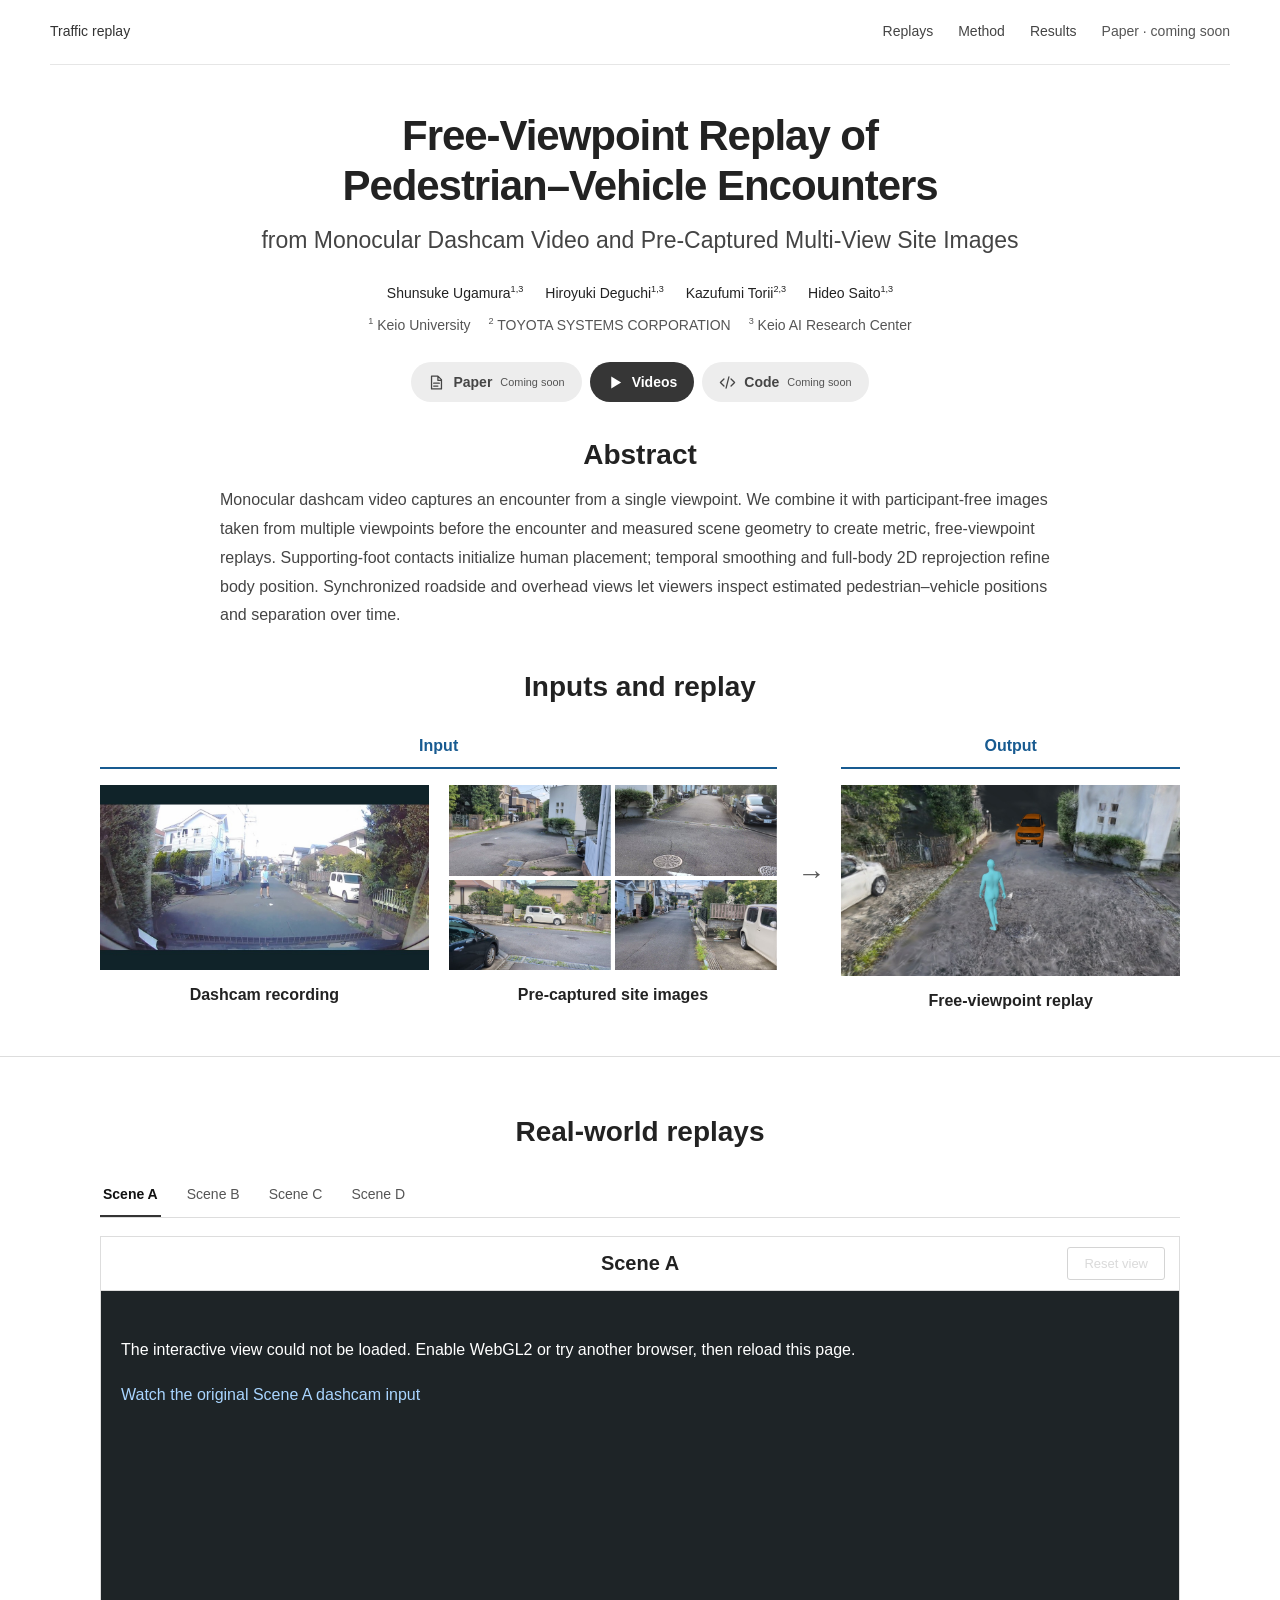
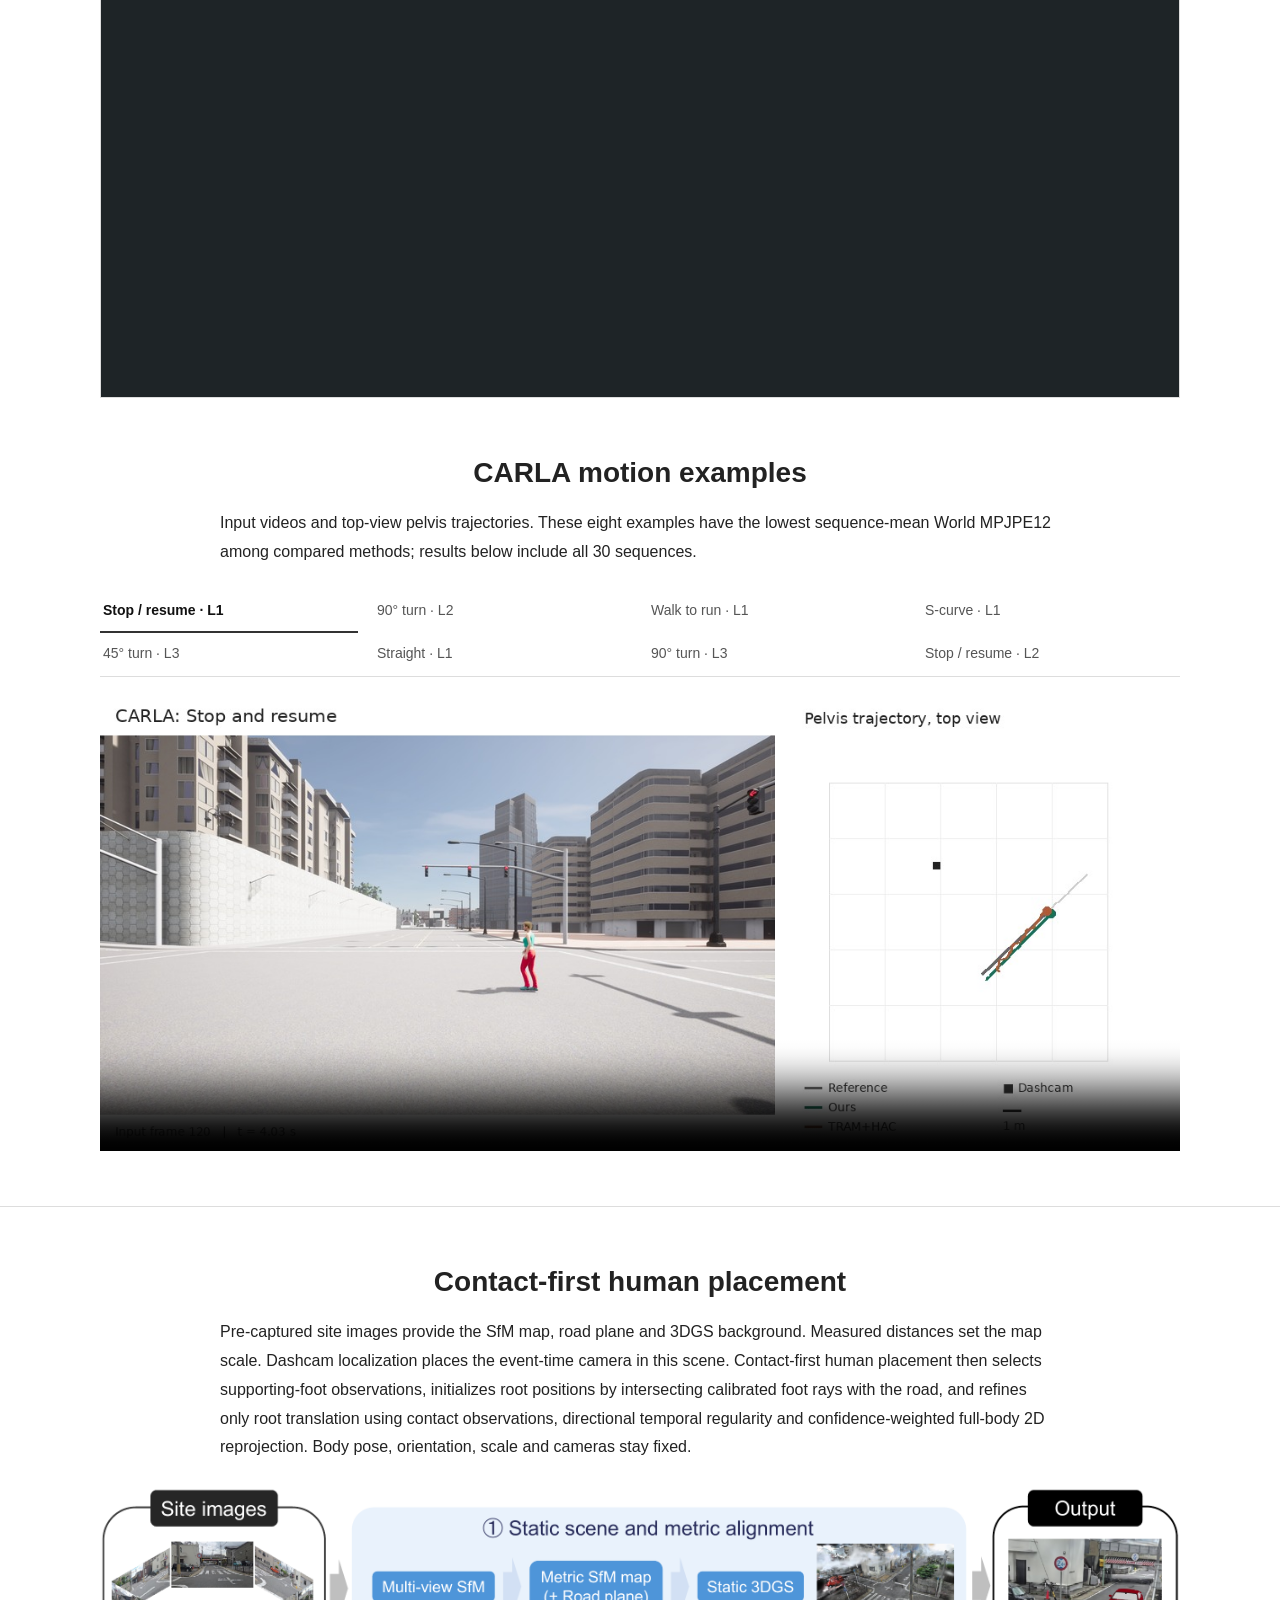
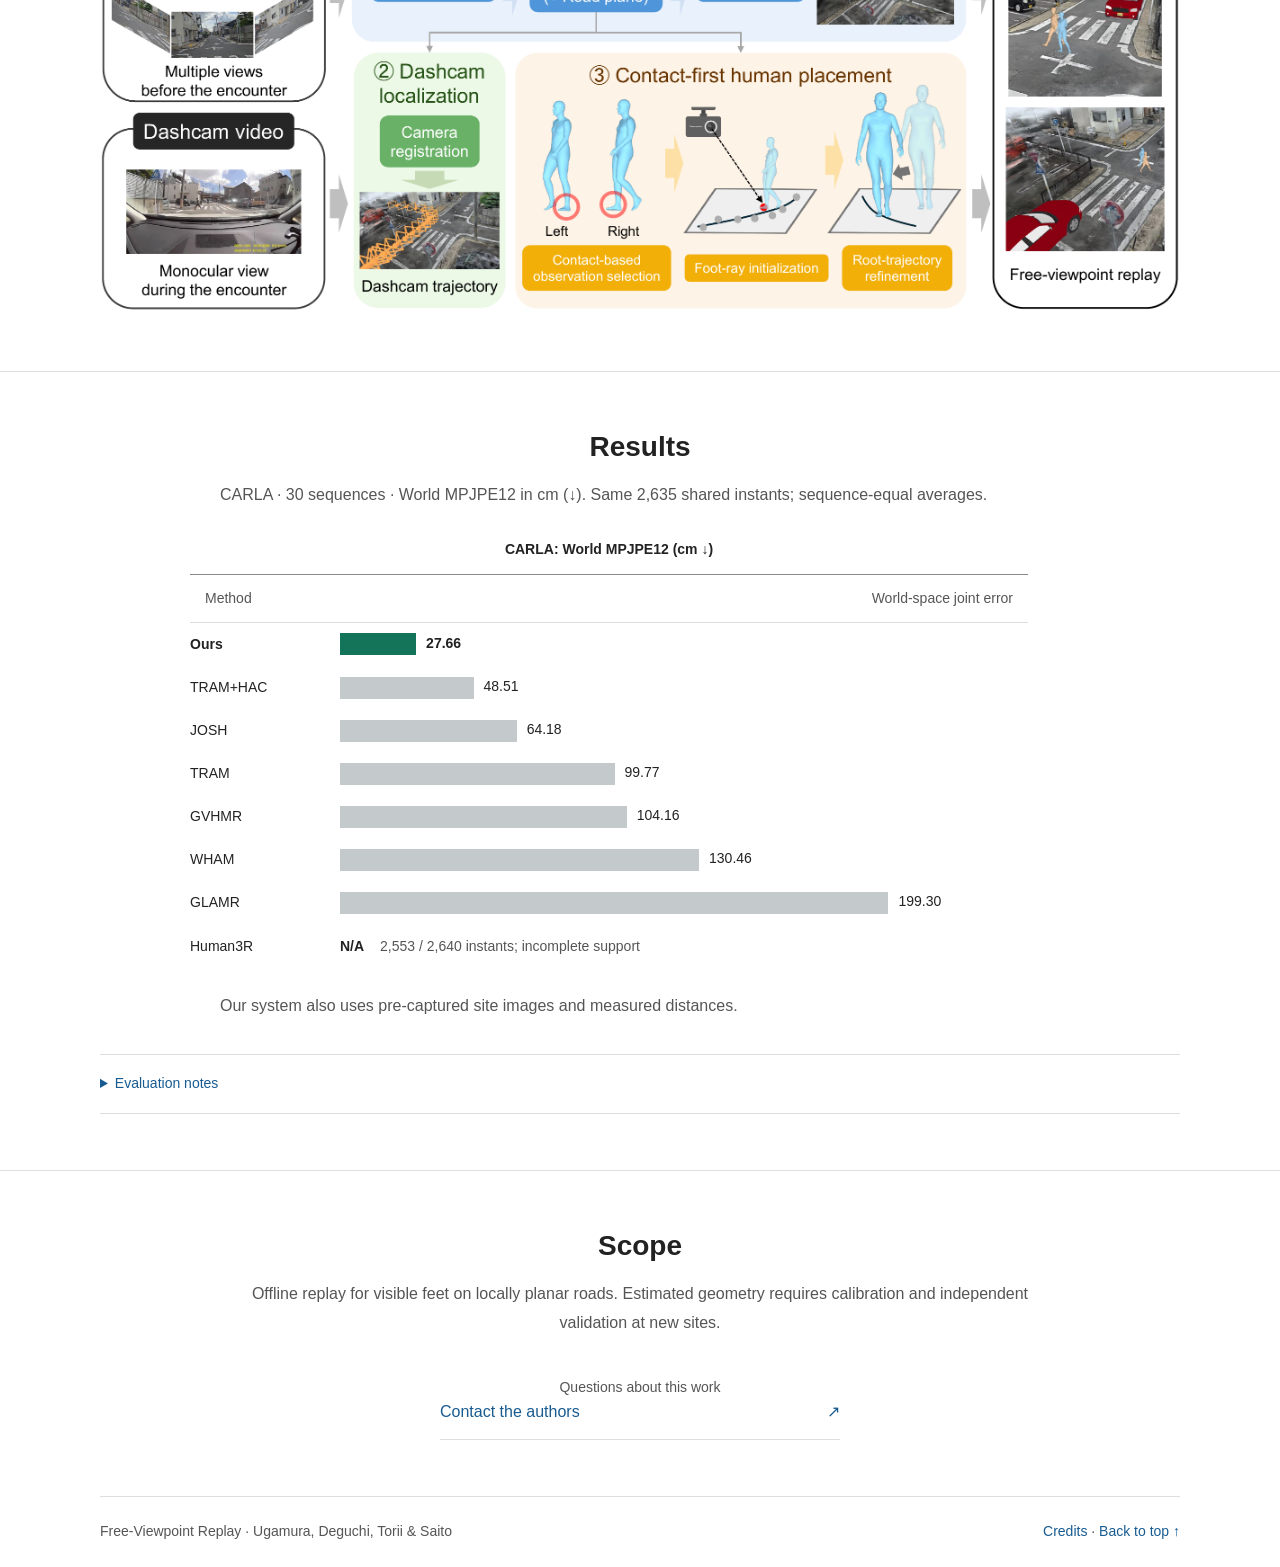
<file: docs/index.html>
<!doctype html>
<html lang="en">
<head>
  <meta charset="utf-8">
  <meta name="viewport" content="width=device-width, initial-scale=1">
  <meta name="description" content="Free-viewpoint replay of pedestrian–vehicle encounters using monocular dashcam video and multi-view site images captured before the encounter.">
  <meta name="theme-color" content="#087b82">
  <meta property="og:title" content="Free-Viewpoint Replay of Pedestrian–Vehicle Encounters from Monocular Dashcam Video and Pre-Captured Multi-View Site Images">
  <meta property="og:description" content="Dashcam video + pre-captured site images. Inspect estimated human–vehicle geometry from new viewpoints.">
  <meta property="og:type" content="website">
  <meta property="og:image" content="https://ugamura.github.io/traffic-replay-page/assets/images/social-urban10.jpg">
  <meta property="og:url" content="https://ugamura.github.io/traffic-replay-page/">
  <title>Free-Viewpoint Replay of Pedestrian–Vehicle Encounters from Monocular Dashcam Video and Pre-Captured Multi-View Site Images</title>
  <link rel="icon" href="assets/images/favicon.svg" type="image/svg+xml">
  <link rel="stylesheet" href="style.css">
  <script src="main.js?v=dashcam" defer></script>
</head>
<body>
  <a class="skip-link" href="#main">Skip to content</a>
  <header class="navigation">
    <a class="wordmark" href="#main" aria-label="Traffic replay home">Traffic replay</a>
    <nav aria-label="Main navigation"><a href="#replays">Replays</a><a href="#method">Method</a><a href="#evaluation">Results</a><span class="resource-pending" aria-disabled="true">Paper · coming soon</span></nav>
  </header>

  <main id="main">
    <section class="hero wrap" aria-labelledby="paper-title">
      <h1 id="paper-title">Free-Viewpoint Replay of<br class="desktop-break"> Pedestrian–Vehicle Encounters</h1>
      <p class="subtitle">from Monocular Dashcam Video and Pre-Captured Multi-View Site Images</p>
      <p class="authors"><span>Shunsuke Ugamura<sup>1,3</sup></span><span>Hiroyuki Deguchi<sup>1,3</sup></span><span>Kazufumi Torii<sup>2,3</sup></span><span>Hideo Saito<sup>1,3</sup></span></p>
      <p class="affiliations"><span><sup>1</sup> Keio University</span><span><sup>2</sup> TOYOTA SYSTEMS CORPORATION</span><span><sup>3</sup> Keio AI Research Center</span></p>
      <div class="actions" role="group" aria-label="Project resources">
        <button class="button" type="button" disabled>
          <svg aria-hidden="true" viewBox="0 0 24 24"><path d="M5 3h9l5 5v13H5z M14 3v6h5 M8 13h8 M8 17h6"/></svg>
          Paper <small>Coming soon</small>
        </button>
        <a class="button" href="#replays">
          <svg aria-hidden="true" viewBox="0 0 24 24"><path d="M6 3.5 20 12 6 20.5z" fill="currentColor" stroke="none"/></svg>
          Videos
        </a>
        <button class="button" type="button" disabled>
          <svg aria-hidden="true" viewBox="0 0 24 24"><path d="m7 7-5 5 5 5 M17 7l5 5-5 5 M14 4l-4 16"/></svg>
          Code <small>Coming soon</small>
        </button>
      </div>
      <section class="hero-abstract" aria-labelledby="abstract-title">
        <h2 id="abstract-title">Abstract</h2>
        <p>Monocular dashcam video captures an encounter from a single viewpoint. We combine it with participant-free images taken from multiple viewpoints before the encounter and measured scene geometry to create metric, free-viewpoint replays. Supporting-foot contacts initialize human placement; temporal smoothing and full-body 2D reprojection refine body position. Synchronized roadside and overhead views let viewers inspect estimated pedestrian–vehicle positions and separation over time.</p>
      </section>
    </section>

    <section class="section wrap" id="overview" aria-labelledby="overview-title">
      <div class="section-heading"><h2 id="overview-title">Inputs and replay</h2></div>
      <div class="input-replay-flow">
        <div class="io-inputs" role="group" aria-label="Input: dashcam recording and pre-captured site images">
          <p class="io-label">Input</p>
          <div class="input-grid">
        <figure><img src="assets/images/dashcam.jpg" alt="Dashcam frame showing a pedestrian ahead of the recording vehicle" width="960" height="540" loading="lazy"><figcaption><div><strong>Dashcam recording</strong></div></figcaption></figure>
        <figure>
          <div class="site-views" role="group" aria-label="Four photographs of the same site taken from different viewpoints before the encounter">
            <a href="assets/images/site-view-1.jpg" aria-label="Open site photograph 1"><img src="assets/images/site-view-1.jpg" alt="View along the side road toward the junction and white building" width="960" height="540" loading="lazy"></a>
            <a href="assets/images/site-view-2.jpg" aria-label="Open site photograph 2"><img src="assets/images/site-view-2.jpg" alt="View of the junction from beside the parked dark car" width="960" height="540" loading="lazy"></a>
            <a href="assets/images/site-view-3.jpg" aria-label="Open site photograph 3"><img src="assets/images/site-view-3.jpg" alt="View across the junction toward the opposite houses and parked white car" width="960" height="540" loading="lazy"></a>
            <a href="assets/images/site-view-4.jpg" aria-label="Open site photograph 4"><img src="assets/images/site-view-4.jpg" alt="View down the road from another position beside the junction" width="960" height="540" loading="lazy"></a>
          </div>
          <figcaption><div><strong>Pre-captured site images</strong></div></figcaption>
        </figure>
          </div>
        </div>
        <span class="io-arrow" aria-hidden="true">→</span>
        <div class="io-output" role="group" aria-label="Output: free-viewpoint replay">
          <p class="io-label">Output</p>
          <figure><img src="assets/images/site1-c-urban10.jpg" alt="Output replay with a cyan human mesh and an orange Urban ’10 vehicle in the reconstructed road scene" width="960" height="540" loading="lazy"><figcaption><div><strong>Free-viewpoint replay</strong></div></figcaption></figure>
        </div>
      </div>
    </section>

    <section class="replay-section" id="replays" aria-labelledby="replay-title"><div class="wrap">
      <div class="section-heading"><h2 id="replay-title">Real-world replays</h2></div>
      <div data-gallery="real">
      <div class="scene-selector" role="group" aria-label="Choose a replay scene">
        <button type="button" data-scene="site1-a" aria-pressed="true">Scene A</button>
        <button type="button" data-scene="site1-b" aria-pressed="false">Scene B</button>
        <button type="button" data-scene="site1-c" aria-pressed="false">Scene C</button>
        <button type="button" data-scene="site1-d" aria-pressed="false">Scene D</button>
      </div>
      <div class="replay-viewer">
        <iframe id="replay-viewer" src="viewer.html?scene=a&amp;embed=1" title="Interactive 3D replay · Scene A" loading="lazy" allow="fullscreen"></iframe>
      </div>
      <noscript><p>JavaScript and WebGL2 are required for the interactive replays.</p></noscript>
      </div>
      <h3 class="subsection-title">CARLA motion examples</h3>
      <p class="section-intro">Input videos and top-view pelvis trajectories. These eight examples have the lowest sequence-mean World MPJPE12 among compared methods; results below include all 30 sequences.</p>
      <div data-gallery="carla">
        <div class="scene-selector" role="group" aria-label="Choose a CARLA motion">
          <button type="button" data-scene="carla-stop-m1" aria-pressed="true">Stop / resume · L1</button>
          <button type="button" data-scene="carla-turn-m2" aria-pressed="false">90° turn · L2</button>
          <button type="button" data-scene="carla-run-m1" aria-pressed="false">Walk to run · L1</button>
          <button type="button" data-scene="carla-scurve" aria-pressed="false">S-curve · L1</button>
          <button type="button" data-scene="carla-gentle-m3" aria-pressed="false">45° turn · L3</button>
          <button type="button" data-scene="carla-straight-m1" aria-pressed="false">Straight · L1</button>
          <button type="button" data-scene="carla-turn-m3" aria-pressed="false">90° turn · L3</button>
          <button type="button" data-scene="carla-stop" aria-pressed="false">Stop / resume · L2</button>
        </div>
        <figure class="gallery-player">
          <video id="carla-video" controls playsinline autoplay muted loop preload="metadata" width="1280" height="540" poster="assets/images/carla-stop-m1-reprojection.jpg?v=dashcam" aria-label="CARLA Stop and resume: input and top-view pelvis trajectories">
            <source src="assets/videos/carla-stop-m1-reprojection.mp4?v=dashcam" type="video/mp4">
            Your browser does not support embedded video.
          </video>

        </figure>
        <p class="video-error" role="status" hidden>Video playback is unavailable. Please try another browser.</p>

      </div>
    </div></section>

    <section class="section wrap" id="method" aria-labelledby="method-title">
      <div class="section-heading"><h2 id="method-title">Contact-first human placement</h2></div>
      <p class="section-intro">Pre-captured site images provide the SfM map, road plane and 3DGS background. Measured distances set the map scale. Dashcam localization places the event-time camera in this scene. Contact-first human placement then selects supporting-foot observations, initializes root positions by intersecting calibrated foot rays with the road, and refines only root translation using contact observations, directional temporal regularity and confidence-weighted full-body 2D reprojection. Body pose, orientation, scale and cameras stay fixed.</p>
      <figure class="method-figure"><a href="assets/images/pipeline16.pdf" target="_blank" rel="noopener" aria-label="Open the original pipeline figure PDF used in the paper"><img src="assets/images/pipeline16.png" alt="Pipeline from the paper: scene reconstruction from pre-captured site images and dashcam localization lead to contact-first human placement, illustrated as supporting-foot observation selection, foot-ray initialization and root-trajectory refinement; outputs show free-viewpoint replays" width="2400" height="951" loading="lazy"></a></figure>
    </section>

    <section class="results-section" id="evaluation" aria-labelledby="results-title"><div class="wrap">
      <div class="section-heading"><h2 id="results-title">Results</h2></div>
      <p class="table-note">CARLA · 30 sequences · World MPJPE12 in cm (↓). Same 2,635 shared instants; sequence-equal averages.</p>
      <div class="system-results"><table class="bar-chart"><caption>CARLA: World MPJPE12 (cm ↓)</caption><thead><tr><th scope="col">Method</th><th scope="col">World-space joint error</th></tr></thead><tbody><tr class="highlight"><th scope="row">Ours</th><td style="--bar-end:11.0646%"><span class="error-bar" style="width:11.0646%" aria-hidden="true"></span><data value="27.6615225677">27.66</data></td></tr><tr><th scope="row">TRAM+HAC</th><td style="--bar-end:19.4051%"><span class="error-bar" style="width:19.4051%" aria-hidden="true"></span><data value="48.5126809450">48.51</data></td></tr><tr><th scope="row">JOSH</th><td style="--bar-end:25.6726%"><span class="error-bar" style="width:25.6726%" aria-hidden="true"></span><data value="64.1816067947">64.18</data></td></tr><tr><th scope="row">TRAM</th><td style="--bar-end:39.9068%"><span class="error-bar" style="width:39.9068%" aria-hidden="true"></span><data value="99.7669340664">99.77</data></td></tr><tr><th scope="row">GVHMR</th><td style="--bar-end:41.6635%"><span class="error-bar" style="width:41.6635%" aria-hidden="true"></span><data value="104.1587922153">104.16</data></td></tr><tr><th scope="row">WHAM</th><td style="--bar-end:52.1852%"><span class="error-bar" style="width:52.1852%" aria-hidden="true"></span><data value="130.4628824151">130.46</data></td></tr><tr><th scope="row">GLAMR</th><td style="--bar-end:79.7188%"><span class="error-bar" style="width:79.7188%" aria-hidden="true"></span><data value="199.2971172373">199.30</data></td></tr><tr class="incomplete"><th scope="row">Human3R</th><td class="missing-result"><strong>N/A</strong> <span class="support-note">2,553 / 2,640 instants; incomplete support</span></td></tr></tbody></table></div>
      <p class="results-footnote">Our system also uses pre-captured site images and measured distances.</p>
      <details class="placement-details"><summary>Evaluation notes</summary>
        <p class="results-footnote">Inputs and body estimators differ across systems. TRAM+HAC has lower World error in 7/30 sequences; GVHMR has lower acceleration error. Human3R has incomplete support, so its full-set mean is N/A.</p>
        <p class="results-footnote">These are development results. Validation at unused sites and outside reference coverage remains open; one matched real sequence shifts by up to 4.59 m outside that coverage.</p>
      </details>
    </div></section>

    <section class="section wrap closing" aria-labelledby="scope-title">
      <div><h2 id="scope-title">Scope</h2><p>Offline replay for visible feet on locally planar roads. Estimated geometry requires calibration and independent validation at new sites.</p></div>
      <div class="resource-links"><a href="mailto:syunsuke_ugamura@keio.jp"><span>Questions about this work</span><strong>Contact the authors <span aria-hidden="true">↗</span></strong></a></div>
    </section>
  </main>
  <footer class="wrap footer"><p>Free-Viewpoint Replay · Ugamura, Deguchi, Torii & Saito</p><span><a href="credits.html">Credits</a> · <a href="#main">Back to top ↑</a></span></footer>
</body>
</html>
</file>
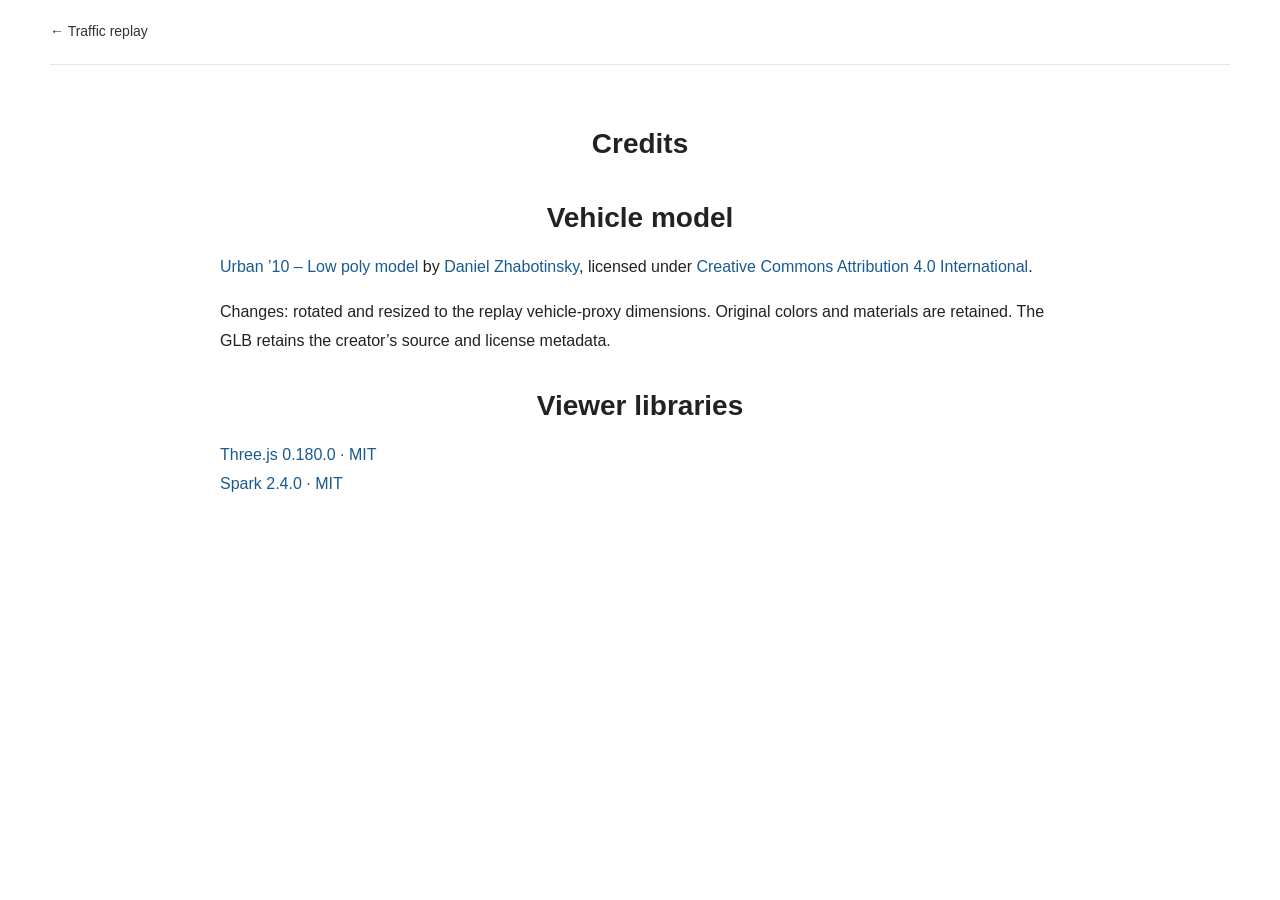
<file: docs/credits.html>
<!doctype html>
<html lang="en"><head><meta charset="utf-8"><meta name="viewport" content="width=device-width, initial-scale=1"><title>Credits · Traffic replay</title><link rel="stylesheet" href="style.css"></head>
<body><header class="navigation"><a class="wordmark" href="./">← Traffic replay</a></header>
<main class="wrap"><section class="section credits"><h1>Credits</h1>
<h2>Vehicle model</h2>
<p><a href="https://sketchfab.com/3d-models/urban-10-low-poly-model-2866efdfa943484391ef8313768e074d">Urban ’10 – Low poly model</a> by <a href="https://sketchfab.com/DanielZhabotinsky">Daniel Zhabotinsky</a>, licensed under <a href="https://creativecommons.org/licenses/by/4.0/">Creative Commons Attribution 4.0 International</a>.</p>
<p>Changes: rotated and resized to the replay vehicle-proxy dimensions. Original colors and materials are retained. The GLB retains the creator’s source and license metadata.</p>
<h2>Viewer libraries</h2><p><a href="assets/vendor/three/LICENSE">Three.js 0.180.0 · MIT</a><br><a href="assets/vendor/spark/LICENSE">Spark 2.4.0 · MIT</a></p>
</section></main></body></html>
</file>
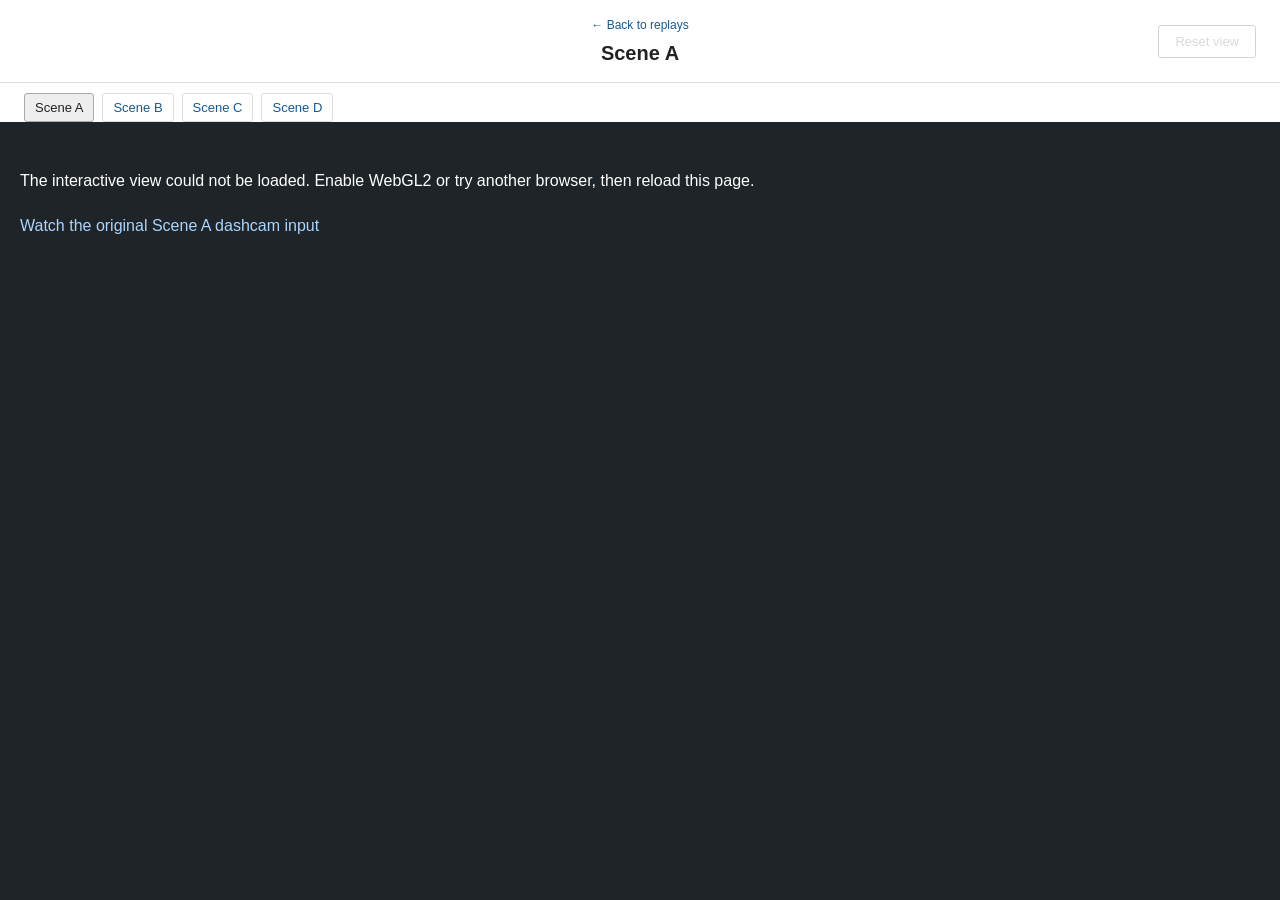
<file: docs/viewer.html>
<!doctype html>
<html lang="en">
<head>
  <meta charset="utf-8">
  <meta name="viewport" content="width=device-width, initial-scale=1">
  <meta name="robots" content="noindex">
  <title>Scene A · Interactive replay</title>
  <link rel="icon" href="assets/images/favicon.svg" type="image/svg+xml">
  <link rel="stylesheet" href="viewer.css">
  <script type="importmap">{"imports":{"three":"./assets/vendor/three/three.module.js","three/addons/":"./assets/vendor/three/addons/","@sparkjsdev/spark":"./assets/vendor/spark/spark.module.js"}}</script>
  <script type="module" src="viewer.js"></script>
</head>
<body>
  <header><div><a href="./#replays">← Back to replays</a><h1><b id="scene-name">Scene A</b> <span id="scene-mode">· animated replay</span></h1></div><button id="reset-view" type="button" disabled>Reset view</button></header>
  <nav class="scene-nav" aria-label="Replay scene"><a data-viewer-scene="a" href="?scene=a">Scene A</a><a data-viewer-scene="b" href="?scene=b">Scene B</a><a data-viewer-scene="c" href="?scene=c">Scene C</a><a data-viewer-scene="d" href="?scene=d">Scene D</a></nav>
  <main id="viewer-stage" aria-label="Interactive 3D replay" aria-busy="true">
    <figure id="dashcam-input" hidden aria-label="Dashcam input synchronized with the 3D replay">
      <figcaption>Dashcam input</figcaption>
      <video id="dashcam-video" muted playsinline loop preload="auto" aria-label="Synchronized original dashcam frames"></video>
      <p id="dashcam-unavailable" hidden>No dashcam frame at this time</p>
    </figure>
    <div id="viewer-status" role="status">Loading 3D scene…</div>
    <div id="viewer-fallback" hidden><p>The interactive view could not be loaded. Enable WebGL2 or try another browser, then reload this page.</p><p><a id="fallback-video" href="assets/interactive/dashcam/a.mp4">Watch the original Scene A dashcam input</a></p></div>
  </main>
  <div id="playback" class="playback" hidden>
    <button id="toggle-play" type="button">Pause</button>
    <input id="timeline" type="range" min="0" max="1" step="1" value="0" aria-label="Replay time">
    <output id="playback-time" for="timeline"></output>
    <small id="human-interval"></small>
  </div>
</body>
</html>
</file>
<file: docs/style.css>
:root {
  font-family: Arial, "Helvetica Neue", sans-serif;
  color: #222; background: #fff; line-height: 1.65;
  --link: #185b91; --muted: #555; --line: #ddd;
}
* { box-sizing: border-box; }
body { margin: 0; }
html { scroll-behavior: smooth; scroll-padding-top: 24px; }
a { color: var(--link); text-decoration: none; }
a:hover { text-decoration: underline; text-underline-offset: 3px; }
button { font: inherit; }
a:focus-visible, button:focus-visible, video:focus-visible, summary:focus-visible, .table-scroll:focus-visible { outline: 2px solid var(--link); outline-offset: 4px; }
img, video { display: block; max-width: 100%; height: auto; }
figure, p, h1, h2, h3 { margin: 0; }
sup { font-size: .65em; vertical-align: super; line-height: 0; }
.wrap { width: min(1080px, calc(100% - 48px)); margin-inline: auto; }
.skip-link { position: absolute; top: -70px; left: 16px; background: white; padding: 10px; z-index: 10; }
.skip-link:focus { top: 5px; }
.navigation { width: min(1180px, calc(100% - 48px)); min-height: 65px; margin: auto; display: flex; justify-content: space-between; align-items: center; gap: 18px; border-bottom: 1px solid #e6e6e6; }
.wordmark { font-size: 14px; color: #333; }
.navigation nav { display: flex; gap: 25px; font-size: 13px; }
.navigation nav a { color: #444; }
.hero { text-align: center; padding-top: 46px; }
.hero h1 { font-size: clamp(29px, 3.4vw, 44px); line-height: 1.2; font-weight: 600; letter-spacing: -.025em; }
.subtitle { margin-top: 11px; font-size: clamp(17px, 2vw, 23px); line-height: 1.5; color: #444; }
.authors { margin-top: 25px; display: flex; flex-wrap: wrap; justify-content: center; gap: 7px 22px; font-size: 15px; }
.affiliations { margin-top: 9px; display: flex; flex-wrap: wrap; justify-content: center; gap: 4px 18px; color: var(--muted); font-size: 12px; }
.actions { display: flex; flex-wrap: wrap; justify-content: center; gap: 8px; margin-top: 25px; }
.button { display: inline-flex; align-items: center; justify-content: center; gap: 8px; min-height: 40px; border: 0; border-radius: 999px; padding: 8px 17px; background: #363636; color: white; font-size: 14px; font-weight: 600; line-height: 1.4; }
.button svg { width: 17px; height: 17px; fill: none; stroke: currentColor; stroke-width: 1.8; stroke-linecap: round; stroke-linejoin: round; }
.button:disabled { background: #ededed; color: #454545; opacity: 1; }
.button small { font-size: 0.78em; font-weight: 500; color: #555; }
a.button:hover { background: #171717; color: white; text-decoration: none; }
.hero-abstract { max-width: 840px; margin: 34px auto 38px; text-align: left; }
.hero-abstract h2 { font-size: 21px; }
.hero + #overview { padding-top: 0; padding-bottom: 42px; }
.hero-abstract p { margin-top: 12px; font-size: 16px; line-height: 1.8; color: #444; }
.section { padding-top: 65px; padding-bottom: 65px; }
h2 { font-size: 29px; line-height: 1.3; font-weight: 600; }
h3 { font-size: 19px; font-weight: 600; line-height: 1.45; }
.section-intro { max-width: 900px; margin-top: 17px; font-size: 16px; line-height: 1.8; }
.input-replay-flow { display: grid; grid-template-columns: minmax(0, 2fr) 24px minmax(0, 1fr); gap: 20px; margin-top: 27px; }
.io-label { margin-bottom: 16px; padding-bottom: 8px; border-bottom: 2px solid var(--link); color: var(--link); text-align: center; font-size: var(--text-body); font-weight: 600; }
.io-arrow { align-self: center; color: var(--muted); font-size: 28px; line-height: 1; }
.input-grid { display: grid; grid-template-columns: repeat(2, minmax(0, 1fr)); gap: 20px; }
.input-grid img, .io-output img { aspect-ratio: 16 / 9; object-fit: cover; width: 100%; }
.site-views { display: grid; grid-template-columns: repeat(2, minmax(0, 1fr)); grid-template-rows: repeat(2, minmax(0, 1fr)); gap: 4px; aspect-ratio: 16 / 9; }
.site-views a { display: block; min-height: 0; }
.site-views img { width: 100%; height: 100%; object-fit: cover; }
.input-grid figcaption, .io-output figcaption { margin-top: 12px; font-size: 15px; }
.input-grid p { margin-top: 5px; color: var(--muted); font-size: 14px; }
.replay-section, .results-section { padding: 58px 0; border-top: 1px solid var(--line); border-bottom: 1px solid var(--line); }
.scene-selector { display: flex; flex-wrap: wrap; gap: 0 23px; margin-top: 23px; border-bottom: 1px solid var(--line); }
.scene-selector button { background: transparent; border: 0; border-bottom: 2px solid transparent; padding: 9px 3px; color: #555; font-size: 14px; cursor: pointer; }
.scene-selector button[aria-pressed="true"] { color: #111; border-bottom-color: #333; font-weight: 600; }
.scene-selector button:hover { color: var(--link); }
[data-gallery="carla"] .scene-selector { display: grid; grid-template-columns: repeat(4, minmax(0, 1fr)); gap: 0 16px; }
[data-gallery="carla"] .scene-selector button { text-align: left; }
.gallery-player { margin-top: 18px; }
.gallery-player video { width: 100%; aspect-ratio: 16 / 9; background: #152329; }
#carla-video { aspect-ratio: 1280 / 540; }
.gallery-player figcaption { font-size: 13px; margin-top: 11px; color: var(--muted); }
.gallery-player figcaption strong { color: #333; margin-right: 15px; }
.gallery-foot { display: flex; justify-content: space-between; gap: 25px; font-size: 12px; color: var(--muted); margin-top: 11px; }
.gallery-foot p { max-width: 810px; }
.gallery-foot a { white-space: nowrap; }
.replay-viewer { margin-top: 18px; border: 1px solid var(--line); }
.replay-viewer iframe { display: block; border: 0; width: 100%; height: min(76vw, 760px); min-height: 540px; }
.replay-note { font-size: 12px; color: var(--muted); margin-top: 10px; }
@media (max-width: 650px) { .replay-viewer iframe { height: calc(100vw + 175px); min-height: 0; } }
.subsection-title { margin-top: 51px; font-size: 23px; }
.video-error { color: #923428; margin-top: 12px; font-size: 13px; }
.method-figure { margin-top: 25px; }
.method-figure img { width: 100%; }
.method-details { display: grid; grid-template-columns: repeat(3, minmax(0, 1fr)); gap: 30px; margin-top: 26px; }
.method-details h3 { font-size: 17px; }
.method-details p { margin-top: 9px; color: var(--muted); font-size: 14px; line-height: 1.8; }
.result-title { font-size: 21px; margin-top: 27px; }
.table-note { margin-top: 15px; color: var(--muted); font-size: 13px; }
.system-results { max-width: 900px; margin-top: 28px; }
table { border-collapse: collapse; width: 100%; font-size: 14px; }
caption { text-align: left; font-size: 14px; font-weight: 600; padding: 0 0 13px; }
th, td { padding: 12px 15px; text-align: right; border-bottom: 1px solid var(--line); font-variant-numeric: tabular-nums; }
th:first-child { text-align: left; }
thead th { font-weight: 400; font-size: 12px; color: var(--muted); border-top: 1px solid #888; }
tbody th { font-weight: 400; }
.bar-chart th:first-child { width: 150px; }
.bar-chart tbody td { position: relative; height: 43px; padding: 10px 0; border-bottom: 0; }
.bar-chart tbody th { border-bottom: 0; padding: 10px 15px 10px 0; }
.bar-chart .error-bar { display: block; height: 22px; background: #c4c9cb; }
.bar-chart data { position: absolute; top: 9px; left: calc(var(--bar-end) + 10px); font-size: 13px; color: #222; }
.bar-chart tbody tr.highlight .error-bar { background: #14745a; }
.bar-chart tr.highlight th, .bar-chart tr.highlight data { font-weight: 700; }
.bar-chart td { width: auto; }
.bar-chart { width: calc(100% - 62px); margin-right: 62px; }
.results-footnote { font-size: 13px; line-height: 1.8; color: var(--muted); margin-top: 24px; max-width: 960px; }
.placement-details { margin-top: 34px; border-top: 1px solid var(--line); border-bottom: 1px solid var(--line); padding: 17px 0; }
.placement-details summary { color: var(--link); cursor: pointer; font-size: 16px; }
.results-layout { display: grid; grid-template-columns: 1fr 1.4fr; align-items: start; gap: 40px; margin-top: 25px; font-size: 14px; }
.table-scroll { overflow-x: auto; }
.table-scroll table { white-space: nowrap; }
.ours { font-weight: 600; }
.text-link { display: inline-block; margin-top: 23px; font-size: 14px; }
.closing { display: grid; grid-template-columns: 1.4fr 1fr; gap: 70px; }
.closing p { margin-top: 15px; color: var(--muted); font-size: 14px; }
.resource-links { align-self: center; }
.resource-links a { display: block; padding: 14px 0; border-bottom: 1px solid var(--line); }
.resource-links a > span { display: block; font-size: 12px; color: var(--muted); }
.resource-links strong { display: flex; justify-content: space-between; font-size: 15px; font-weight: 500; }
.footer { display: flex; justify-content: space-between; gap: 20px; padding-block: 23px; border-top: 1px solid var(--line); font-size: 12px; color: var(--muted); }
@media (max-width: 800px) {
  .desktop-break { display: none; }
  .hero h1 { font-size: 34px; }
  .input-grid { gap: 17px; }
  .results-layout { grid-template-columns: 1fr; gap: 24px; }
  .closing { gap: 35px; }
}
@media (max-width: 560px) {
  .wrap, .navigation { width: calc(100% - 32px); }
  .navigation { min-height: 58px; }
  .navigation nav { gap: 14px; font-size: 12px; }
  .wordmark { font-size: 12px; }
  .hero { padding-top: 31px; }
  .hero h1 { font-size: 29px; }
  .subtitle { font-size: 17px; }
  .authors { font-size: 12px; gap: 7px 14px; }
  .affiliations { font-size: 11px; gap: 5px 12px; }
  .hero-abstract p { font-size: 15px; }
  h2 { font-size: 26px; }
  .section { padding-block: 45px; }
  .section-intro { font-size: 15px; }
  .input-replay-flow { grid-template-columns: 1fr; gap: 24px; }
  .io-arrow { justify-self: center; transform: rotate(90deg); }
  .input-grid { grid-template-columns: 1fr; gap: 26px; }
  .replay-section, .results-section { padding-block: 43px; }
  .scene-selector { gap: 0 17px; }
  .scene-selector button { font-size: 12px; }
  [data-gallery="carla"] .scene-selector { grid-template-columns: repeat(2, minmax(0, 1fr)); }
  .gallery-foot { display: block; }
  .gallery-foot a { display: inline-block; margin-top: 8px; }
  .gallery-player figcaption span { display: block; margin-top: 3px; }
  .method-details { grid-template-columns: 1fr; gap: 23px; }
  .bar-chart th:first-child { width: 90px; }
  .bar-chart { font-size: 12px; }
  .bar-chart th, .bar-chart td { font-size: 12px; }
  .bar-chart data { font-size: 12px; }
  .closing { display: block; }
  .resource-links { margin-top: 23px; }
  .footer { display: block; }
  .footer a { display: inline-block; margin-top: 7px; }
}
@media (prefers-reduced-motion: reduce) { html { scroll-behavior: auto; } }

.bar-chart tbody td.missing-result { text-align: left; font-size: 13px; }
.support-note { margin-left: 12px; font-size: 12px; color: var(--muted); }
@media (max-width: 560px) { .support-note { display: block; margin-left: 0; white-space: normal; } }

/* Shared-input placement examples: preserve equal crops and image scales. */
.placement-comparison { margin-top: 38px; }
.placement-comparison h4 { margin: 24px 0 12px; font-size: 15px; font-weight: 500; }
.comparison-row { display: grid; grid-template-columns: repeat(3, minmax(0, 1fr)); gap: 12px; }
.comparison-row figcaption { padding: 0 0 9px; text-align: center; font-size: clamp(11px, 2.5vw, 16px); }
.comparison-row img { display: block; width: 100%; height: auto; }
@media (max-width: 600px) {
  .comparison-row { gap: 5px; }
  .comparison-row figcaption { min-height: 44px; }
}

.resource-pending { color: var(--muted); }
.resource-links > .resource-pending { padding: 14px 0; border-bottom: 1px solid var(--line); }
.resource-links > .resource-pending > span { display: block; font-size: 12px; }
@media (max-width: 560px) { .navigation nav { flex-wrap: wrap; justify-content: flex-end; gap: 4px 12px; } .actions { flex-wrap: wrap; } }

/* Shared type scale and section alignment. */
:root { --text-body: 16px; --text-small: 14px; --text-heading: 28px; --text-title: clamp(30px, 3.4vw, 42px); }
body { font-size: var(--text-body); }
.hero h1 { font-size: var(--text-title); text-align: center; }
h2, h3, .hero-abstract h2, .subsection-title, .result-title { font-size: var(--text-heading); line-height: 1.35; font-weight: 600; text-align: center; }
.hero-abstract p, .section-intro, .table-note, .results-footnote, .closing p { font-size: var(--text-body); line-height: 1.8; }
.section-intro, .table-note, .results-footnote { max-width: 840px; margin-inline: auto; }
.authors, .affiliations, .navigation nav, .wordmark, .button, .scene-selector button, .placement-details summary, .footer { font-size: var(--text-small); }
.input-grid figcaption, .io-output figcaption { font-size: var(--text-body); text-align: center; }
.system-results { margin-inline: auto; }
caption { font-size: var(--text-small); text-align: center; }
.section, .replay-section, .results-section { padding-block: 56px; }
.subsection-title { margin-top: 56px; }
.closing { display: block; text-align: center; }
.closing p { max-width: 840px; margin: 16px auto 0; }
.closing .resource-links { max-width: 400px; margin: 24px auto 0; }
@media (max-width: 560px) {
  :root { --text-body: 15px; --text-small: 13px; --text-heading: 24px; --text-title: 30px; }
  .section, .replay-section, .results-section { padding-block: 40px; }
  .subsection-title { margin-top: 40px; }
}

table, caption, .bar-chart, .bar-chart th, .bar-chart td, .bar-chart data, .bar-chart tbody td.missing-result, .support-note { font-size: var(--text-small); }
.resource-links strong { font-size: var(--text-body); }
.resource-links a > span { font-size: var(--text-small); }

.credits h1 { font-size: var(--text-heading); text-align: center; }
.credits h2 { margin-top: 32px; }
.credits p { max-width: 840px; margin: 16px auto 0; line-height: 1.8; }
</file>
<file: docs/viewer.css>
:root{font-family:Arial,"Helvetica Neue",sans-serif;color:#222;background:#fff}*{box-sizing:border-box}body{margin:0;min-height:100dvh;display:flex;flex-direction:column}a{color:#185b91;text-decoration:none}a:hover{text-decoration:underline}a:focus-visible,button:focus-visible,canvas:focus-visible{outline:2px solid #185b91;outline-offset:4px}header{display:flex;justify-content:space-between;align-items:center;gap:16px;padding:15px 24px;border-bottom:1px solid #ddd}header a{font-size:12px}h1{font-size:20px;font-weight:600;margin:7px 0 0}h1 span{font-size:15px;font-weight:400;color:#555}button{font:inherit;font-size:13px;background:#fff;border:1px solid #aaa;padding:8px 16px;border-radius:3px;cursor:pointer}button:disabled{opacity:.5;cursor:wait}.instructions{font-size:13px;margin:0;padding:12px 24px;line-height:1.7;color:#444}.instructions span{color:#666;margin-left:20px}#viewer-stage{position:relative;flex:1;min-height:350px;background:#1e2427;overflow:hidden}canvas{display:block;touch-action:none;width:100%;height:100%;position:absolute;inset:0}#viewer-status{position:absolute;z-index:2;left:18px;top:18px;color:white;background:#222c;padding:8px 13px;font-size:13px;pointer-events:none}#viewer-status[hidden],#viewer-fallback[hidden]{display:none}#viewer-fallback{position:relative;z-index:3;margin:45px 20px;color:white;line-height:1.8}#viewer-fallback a{color:#a9d5ff}footer{font-size:12px;color:#555;padding:12px 24px;line-height:1.6}@media(max-width:650px){#viewer-stage{flex:none;height:100vw;min-height:0}header{padding:12px 16px}h1{font-size:18px}h1 span{display:block;font-size:13px;margin-top:4px}.instructions{padding:10px 16px;font-size:12px}.instructions span{display:block;margin-left:0}footer{padding:10px 16px}button{padding:8px 12px;white-space:nowrap}}@media(prefers-reduced-motion:reduce){*{scroll-behavior:auto}}

h1 b{font-weight:600}.scene-nav{display:flex;flex-wrap:wrap;gap:8px;padding:10px 24px 0;font-size:13px}.scene-nav a{padding:6px 10px;border:1px solid #ddd;border-radius:3px}.scene-nav a[aria-current=page]{color:#222;background:#eee;border-color:#aaa}.playback{display:flex;align-items:center;gap:12px;padding:12px 24px 0;flex-wrap:wrap}.playback[hidden]{display:none}#timeline{flex:1;min-width:80px;accent-color:#185b91}#playback-time{font-size:13px;min-width:102px;font-variant-numeric:tabular-nums}#human-interval{width:100%;font-size:12px;color:#666}@media(max-width:650px){.scene-nav{padding:10px 16px 0;gap:5px}.scene-nav a{padding:6px 8px}.playback{padding:12px 16px 0;gap:8px}}

.embedded body{height:100dvh;min-height:0}.embedded header{padding:10px 14px}.embedded header a,.embedded .scene-nav,.embedded footer{display:none}.embedded h1{font-size:15px;margin:0}.embedded h1 span{font-size:12px}.embedded .instructions{padding:7px 14px;font-size:12px}.embedded .instructions span{margin-left:12px}.embedded #viewer-stage{flex:1;height:auto;min-height:0}.embedded .playback{padding:10px 14px}.embedded #human-interval{font-size:11px}@media(max-width:650px){.embedded .instructions span{margin-left:0}.embedded h1 span{display:inline;margin:0}.embedded #playback-time{min-width:96px}}

#dashcam-input{position:absolute;z-index:2;right:12px;top:12px;width:29%;max-width:320px;min-width:150px;margin:0;background:#1e2427;border:1px solid #fff8;box-shadow:0 1px 5px #0005;pointer-events:none}#dashcam-input[hidden],#dashcam-unavailable[hidden]{display:none}#dashcam-input figcaption{padding:4px 7px;font-size:11px;line-height:1.4;color:white;background:#1e2427}#dashcam-video{display:block;width:100%;aspect-ratio:640/284;object-fit:contain}#dashcam-unavailable{position:absolute;inset:23px 0 0;display:flex;align-items:center;justify-content:center;margin:0;padding:8px;background:#1e2427;color:white;text-align:center;font-size:11px;line-height:1.4}@media(max-width:650px){#dashcam-input{right:7px;top:7px;width:42%;min-width:0}#dashcam-input figcaption{font-size:10px;padding:3px 5px}#dashcam-unavailable{font-size:10px;inset:20px 0 0}}

/* Compact viewer chrome; align scene headings with the page headings. */
header { display: grid; grid-template-columns: minmax(0, 1fr) auto minmax(0, 1fr); }
header > div { grid-column: 2; text-align: center; }
header > button { grid-column: 3; justify-self: end; }
h1, .embedded h1 { font-size: 20px; line-height: 1.35; text-align: center; }
#scene-mode { display: none; }
footer { font-size: 14px; text-align: center; }
</file>
